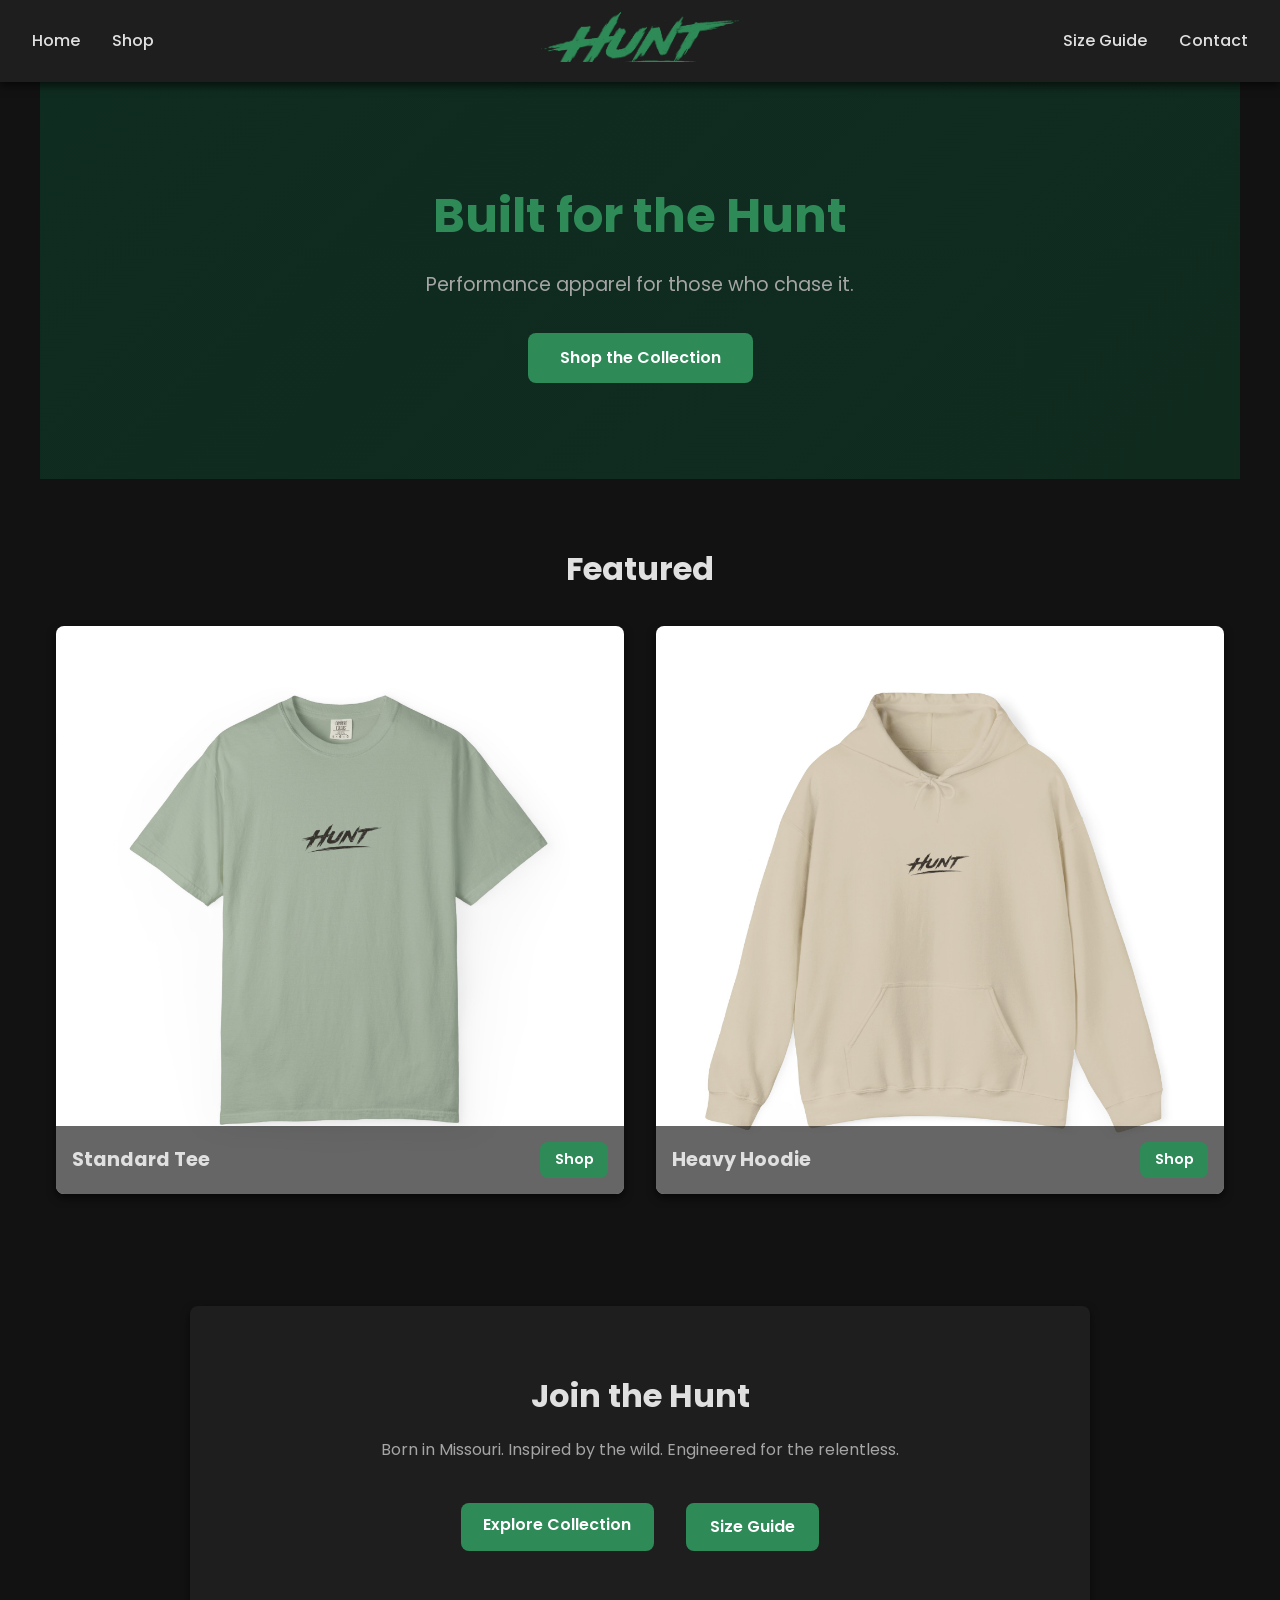
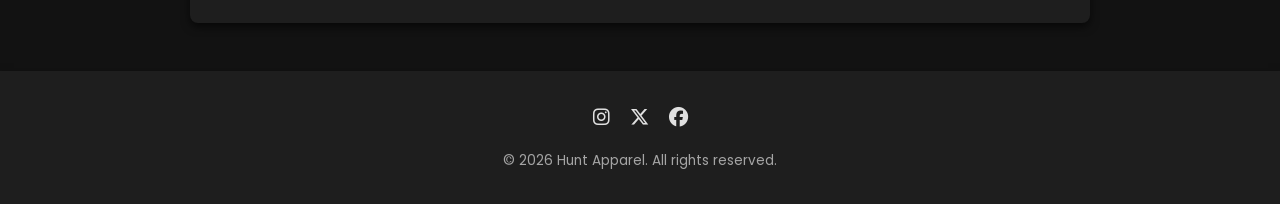
<file: index.html>
<!DOCTYPE html>
<html lang="en">
<head>
  <meta charset="UTF-8">
  <meta name="viewport" content="width=device-width, initial-scale=1.0">
  <meta http-equiv="X-UA-Compatible" content="IE=edge">
  <title>Hunt Apparel – Action Sports & Wrestling Merchandise</title>
  <!-- Google Fonts -->
  <link href="https://fonts.googleapis.com/css2?family=Poppins:wght@400;500;600;700;800&display=swap" rel="stylesheet">
  <!-- Font Awesome -->
  <link rel="stylesheet" href="https://cdnjs.cloudflare.com/ajax/libs/font-awesome/6.5.0/css/all.min.css" integrity="sha512-3DGvgnk8prqZRXZF6pAPGYzK+1sO4/e5wkkx8/bO7G3Q+JZiMQ9OJ07MN/GKoFO5P3FsBHmuoKUDSfaYdKTZ3A==" crossorigin="anonymous" referrerpolicy="no-referrer" />
  <!-- Stylesheet -->
  <link rel="stylesheet" href="style.css">
</head>
<body>
  <!-- Site header redesigned for balanced layout -->
  <header class="site-header">
    <!-- Left navigation links -->
    <nav class="left-nav">
      <a href="index.html">Home</a>
      <a href="shop.html">Shop</a>
    </nav>
    <!-- Centered logo -->
    <div class="logo">
      <a href="index.html"><img src="logo.png" alt="Hunt logo"></a>
    </div>
    <!-- Right navigation links and cart -->
    <nav class="right-nav">
      <a href="size-guide.html">Size Guide</a>
      <a href="contact.html">Contact</a>
      <!-- Removed cart link since orders are managed via Printify -->
    </nav>
  </header>

  <!-- Hero Section -->
  <section class="hero">
    <h1>Built for the Hunt</h1>
    <p>Performance apparel for those who chase it.</p>
    <a href="shop.html" class="btn">Shop the Collection</a>
  </section>

  <!-- Featured Products Section -->
  <section class="featured-products">
    <h2>Featured</h2>
    <div class="featured-grid">
      <div class="featured-item">
        <img src="hunt_standard_tee.jpg" alt="HUNT Standard Tee product image">
        <div class="overlay">
          <h3>Standard Tee</h3>
          <a href="https://hunt-apparel.printify.me/product/29478931" class="btn" target="_blank">Shop</a>
        </div>
      </div>
      <div class="featured-item">
        <img src="hunt_heavy_hoodie.jpg" alt="HUNT Heavy Hoodie product image">
        <div class="overlay">
          <h3>Heavy Hoodie</h3>
          <a href="https://hunt-apparel.printify.me/product/29479186" class="btn" target="_blank">Shop</a>
        </div>
      </div>
    </div>
  </section>

  <!-- Unified Call to Action Section -->
  <section class="call-to-action">
    <h2>Join the Hunt</h2>
    <p>Born in Missouri. Inspired by the wild. Engineered for the relentless.</p>
    <div class="cta-buttons">
      <a href="shop.html" class="btn">Explore Collection</a>
      <a href="size-guide.html" class="btn secondary-btn">Size Guide</a>
    </div>
  </section>

  <!-- Footer -->
  <footer class="footer">
    <div class="socials">
      <a href="#" aria-label="Follow on Instagram"><i class="fa-brands fa-instagram"></i></a>
      <a href="#" aria-label="Follow on Twitter"><i class="fa-brands fa-x-twitter"></i></a>
      <a href="#" aria-label="Follow on Facebook"><i class="fa-brands fa-facebook"></i></a>
    </div>
    <p>&copy; 2026 Hunt Apparel. All rights reserved.</p>
  </footer>

  <script src="script.js"></script>
</body>
</html>
</file>
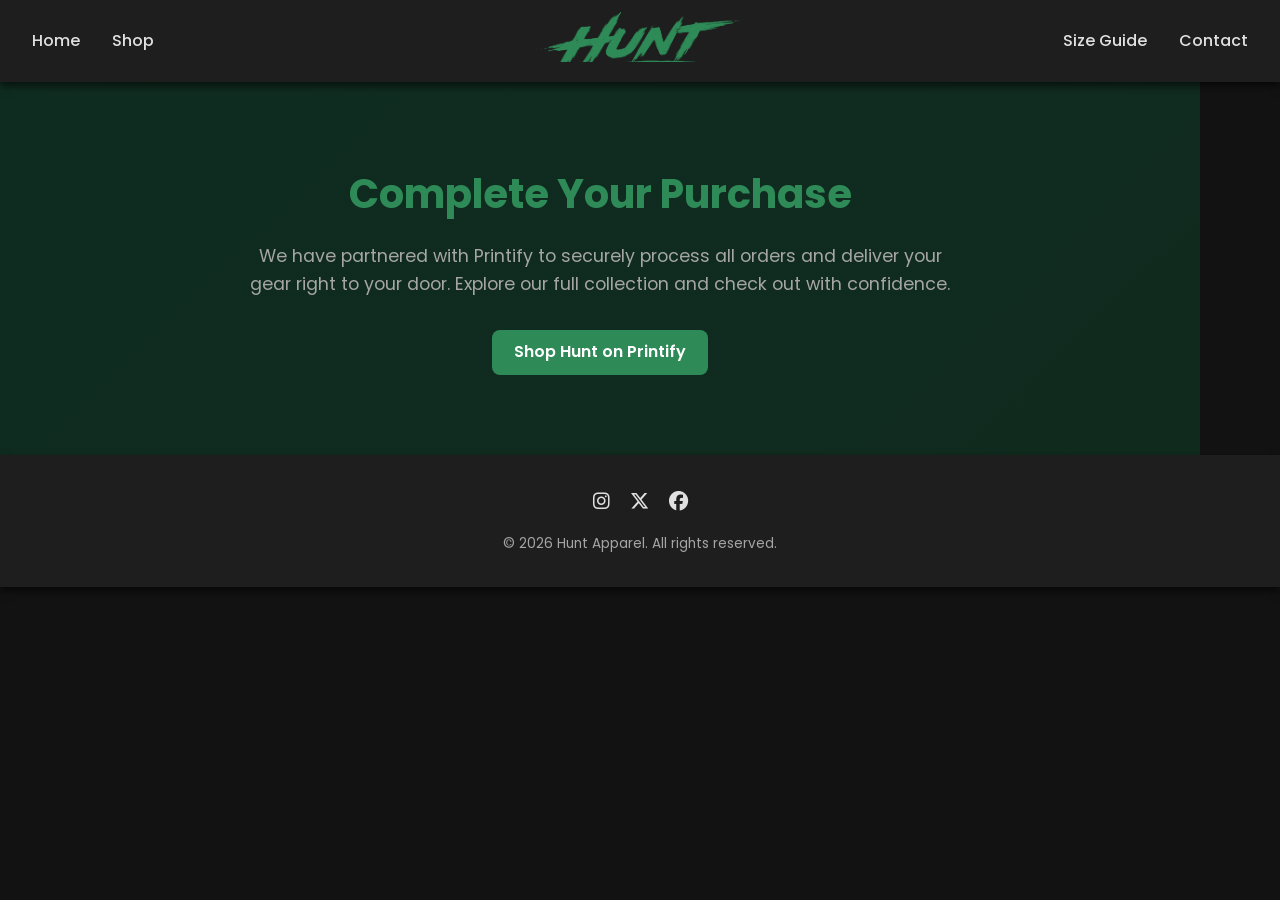
<file: cart.html>
<!DOCTYPE html>
<html lang="en">
<head>
  <meta charset="UTF-8">
  <meta name="viewport" content="width=device-width, initial-scale=1.0">
  <meta http-equiv="X-UA-Compatible" content="IE=edge">
  <title>Your Cart – Hunt Apparel</title>
  <!-- Google Fonts -->
  <link href="https://fonts.googleapis.com/css2?family=Poppins:wght@400;500;600;700&display=swap" rel="stylesheet">
  <!-- Font Awesome -->
  <link rel="stylesheet" href="https://cdnjs.cloudflare.com/ajax/libs/font-awesome/6.5.0/css/all.min.css" integrity="sha512-3DGvgnk8prqZRXZF6pAPGYzK+1sO4/e5wkkx8/bO7G3Q+JZiMQ9OJ07MN/GKoFO5P3FsBHmuoKUDSfaYdKTZ3A==" crossorigin="anonymous" referrerpolicy="no-referrer" />
  <!-- Stylesheet -->
  <link rel="stylesheet" href="style.css">
</head>
<body>
  <!-- Header -->
  <!-- Site header redesigned for balanced layout -->
  <header class="site-header">
    <nav class="left-nav">
      <a href="index.html">Home</a>
      <a href="shop.html">Shop</a>
    </nav>
    <div class="logo">
      <a href="index.html"><img src="logo.png" alt="Hunt logo"></a>
    </div>
    <nav class="right-nav">
      <a href="size-guide.html">Size Guide</a>
      <a href="contact.html">Contact</a>
      <!-- Cart link removed since orders are handled via Printify -->
    </nav>
  </header>

  <!-- Redirect hero informing visitors to complete their purchase on Printify -->
  <section class="redirect-hero">
    <h2>Complete Your Purchase</h2>
    <p>
      We have partnered with Printify to securely process all orders and deliver your gear right to your door. Explore our full collection and check out with confidence.
    </p>
    <a href="https://hunt-apparel.printify.me/" class="btn" target="_blank">Shop Hunt on Printify</a>
  </section>

  <!-- Footer -->
  <footer class="footer">
    <div class="socials">
      <a href="#" aria-label="Follow on Instagram"><i class="fa-brands fa-instagram"></i></a>
      <a href="#" aria-label="Follow on Twitter"><i class="fa-brands fa-x-twitter"></i></a>
      <a href="#" aria-label="Follow on Facebook"><i class="fa-brands fa-facebook"></i></a>
    </div>
    <p>&copy; 2026 Hunt Apparel. All rights reserved.</p>
  </footer>

  <script src="script.js"></script>
</body>
</html>
</file>
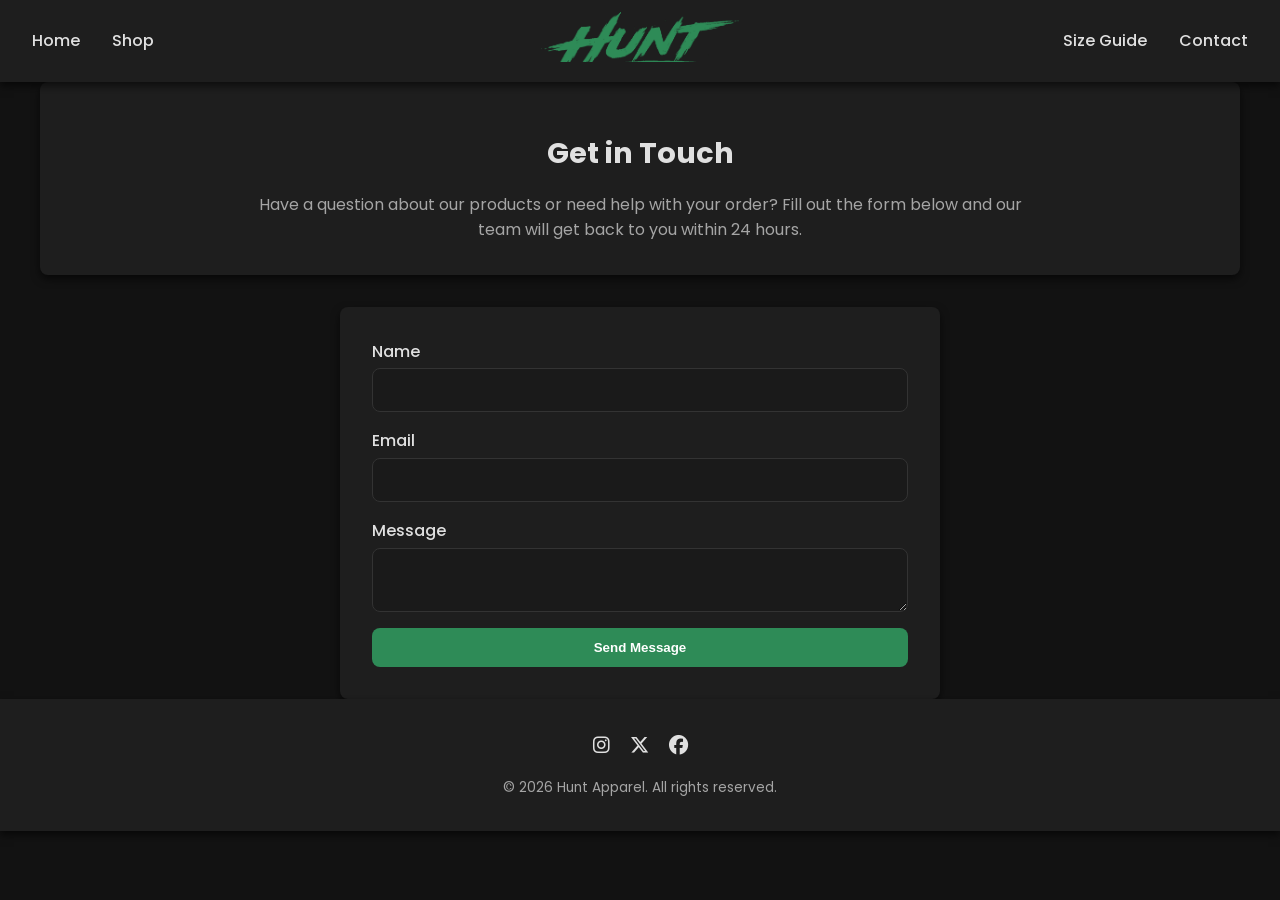
<file: contact.html>
<!DOCTYPE html>
<html lang="en">
<head>
  <meta charset="UTF-8">
  <meta name="viewport" content="width=device-width, initial-scale=1.0">
  <meta http-equiv="X-UA-Compatible" content="IE=edge">
  <title>Contact – Hunt Apparel</title>
  <link href="https://fonts.googleapis.com/css2?family=Poppins:wght@400;500;600;700&display=swap" rel="stylesheet">
  <link rel="stylesheet" href="https://cdnjs.cloudflare.com/ajax/libs/font-awesome/6.5.0/css/all.min.css" integrity="sha512-3DGvgnk8prqZRXZF6pAPGYzK+1sO4/e5wkkx8/bO7G3Q+JZiMQ9OJ07MN/GKoFO5P3FsBHmuoKUDSfaYdKTZ3A==" crossorigin="anonymous" referrerpolicy="no-referrer" />
  <link rel="stylesheet" href="style.css">
</head>
<body>
  <!-- Site header redesigned for balanced layout -->
  <header class="site-header">
    <nav class="left-nav">
      <a href="index.html">Home</a>
      <a href="shop.html">Shop</a>
    </nav>
    <div class="logo">
      <a href="index.html"><img src="logo.png" alt="Hunt logo"></a>
    </div>
    <nav class="right-nav">
      <a href="size-guide.html">Size Guide</a>
      <a href="contact.html">Contact</a>
      <!-- Cart link removed since orders are handled via Printify -->
    </nav>
  </header>

  <section class="about" style="padding-bottom:1rem;">
    <h2>Get in Touch</h2>
    <p>Have a question about our products or need help with your order? Fill out the form below and our team will get back to you within 24 hours.</p>
  </section>

  <div class="contact-container">
    <form action="mailto:your-email@example.com" method="POST" enctype="text/plain">
      <label for="name">Name</label>
      <input type="text" id="name" name="name" required>
      <label for="email">Email</label>
      <input type="email" id="email" name="email" required>
      <label for="message">Message</label>
      <textarea id="message" name="message" required></textarea>
      <button type="submit">Send Message</button>
    </form>
  </div>

  <footer class="footer">
    <div class="socials">
      <a href="#"><i class="fa-brands fa-instagram"></i></a>
      <a href="#"><i class="fa-brands fa-x-twitter"></i></a>
      <a href="#"><i class="fa-brands fa-facebook"></i></a>
    </div>
    <p>&copy; 2026 Hunt Apparel. All rights reserved.</p>
  </footer>

  <script src="script.js"></script>
</body>
</html>
</file>
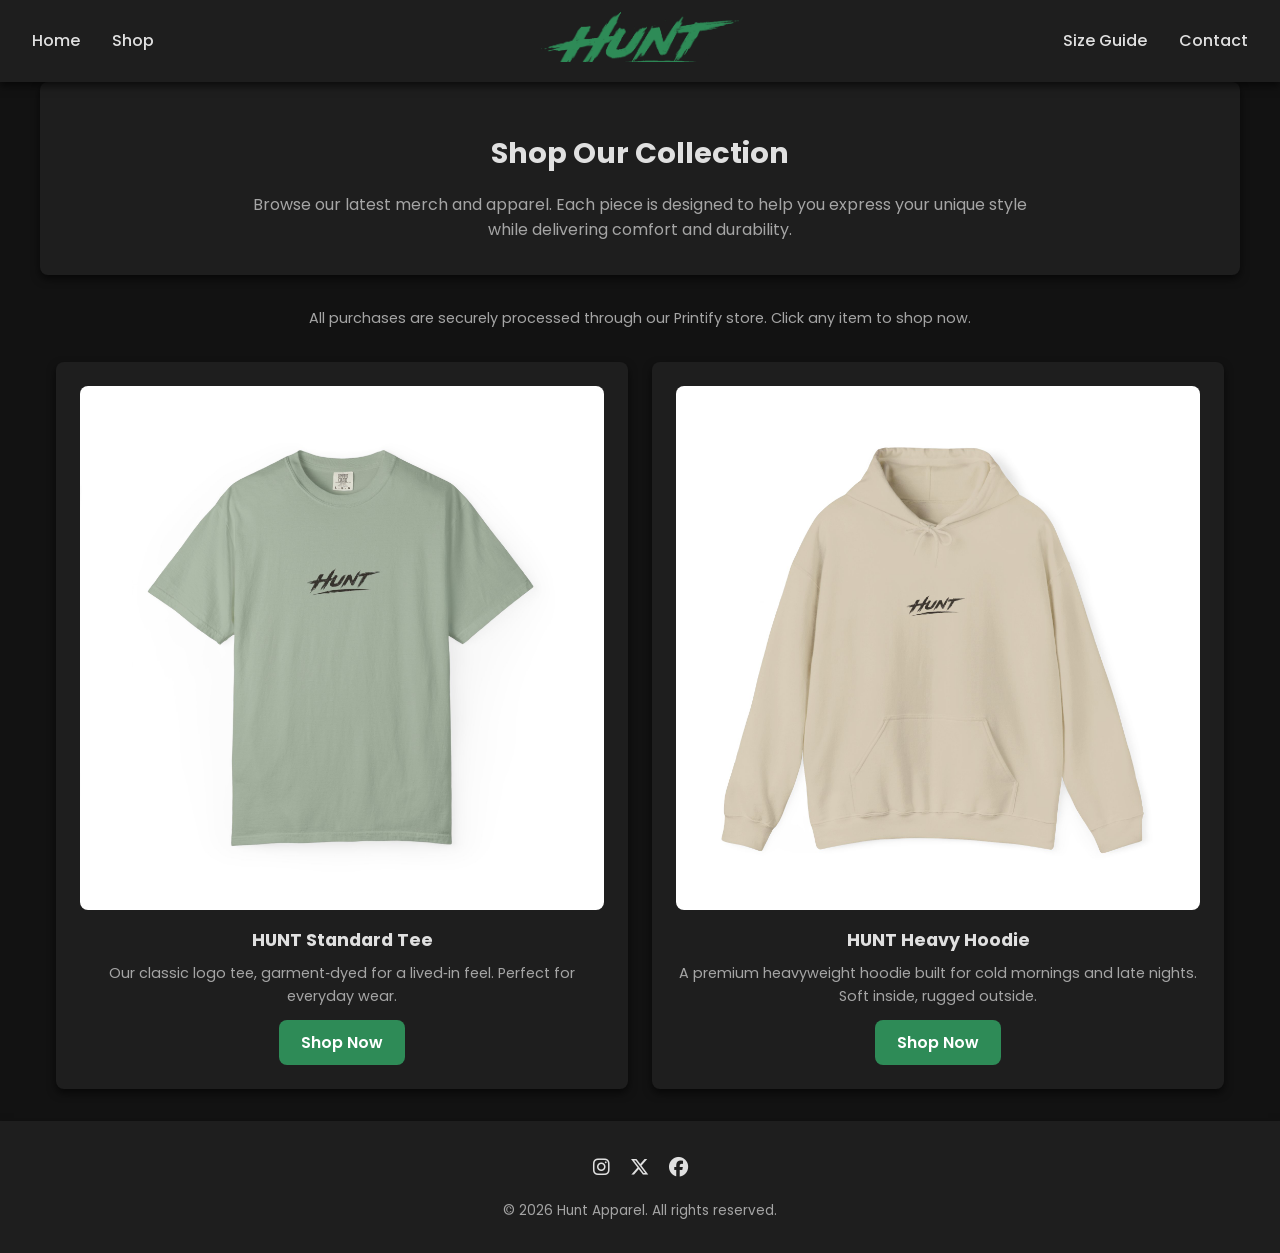
<file: shop.html>
<!DOCTYPE html>
<html lang="en">
<head>
  <meta charset="UTF-8">
  <meta name="viewport" content="width=device-width, initial-scale=1.0">
  <meta http-equiv="X-UA-Compatible" content="IE=edge">
  <title>Shop – Hunt Apparel</title>
  <link href="https://fonts.googleapis.com/css2?family=Poppins:wght@400;500;600;700;800&display=swap" rel="stylesheet">
  <link rel="stylesheet" href="https://cdnjs.cloudflare.com/ajax/libs/font-awesome/6.5.0/css/all.min.css" integrity="sha512-3DGvgnk8prqZRXZF6pAPGYzK+1sO4/e5wkkx8/bO7G3Q+JZiMQ9OJ07MN/GKoFO5P3FsBHmuoKUDSfaYdKTZ3A==" crossorigin="anonymous" referrerpolicy="no-referrer" />
  <link rel="stylesheet" href="style.css">
</head>
<body>
  <!-- Site header redesigned for balanced layout -->
  <header class="site-header">
    <nav class="left-nav">
      <a href="index.html">Home</a>
      <a href="shop.html">Shop</a>
    </nav>
    <div class="logo">
      <a href="index.html"><img src="logo.png" alt="Hunt logo"></a>
    </div>
    <nav class="right-nav">
      <a href="size-guide.html">Size Guide</a>
      <a href="contact.html">Contact</a>
      <!-- Cart link removed since orders are handled via Printify -->
    </nav>
  </header>

  <section class="about" style="padding-bottom:1rem;">
    <h2>Shop Our Collection</h2>
    <p>Browse our latest merch and apparel. Each piece is designed to help you express your unique style while delivering comfort and durability.</p>
  </section>

  <!-- Note explaining that orders are fulfilled on Printify -->
  <p style="text-align:center; margin-top:1.5rem; color: var(--text-muted); font-size:0.9rem;">
    All purchases are securely processed through our Printify store. Click any item to shop now.
  </p>


  <section class="products-grid">
    <!-- Product cards updated to match the Printify store -->
    <div class="product-card">
      <!-- Replace placeholder graphic with actual product mock‑up from Printify -->
      <img src="hunt_standard_tee.jpg" alt="HUNT Standard Tee product image">
      <h4>HUNT Standard Tee</h4>
      <p>Our classic logo tee, garment‑dyed for a lived‑in feel. Perfect for everyday wear.</p>
      <a href="https://hunt-apparel.printify.me/product/29478931" class="btn" target="_blank">Shop Now</a>
    </div>
    <div class="product-card">
      <!-- Replace placeholder graphic with actual product mock‑up from Printify -->
      <img src="hunt_heavy_hoodie.jpg" alt="HUNT Heavy Hoodie product image">
      <h4>HUNT Heavy Hoodie</h4>
      <p>A premium heavyweight hoodie built for cold mornings and late nights. Soft inside, rugged outside.</p>
      <a href="https://hunt-apparel.printify.me/product/29479186" class="btn" target="_blank">Shop Now</a>
    </div>
  </section>

  <footer class="footer">
    <div class="socials">
      <a href="#"><i class="fa-brands fa-instagram"></i></a>
      <a href="#"><i class="fa-brands fa-x-twitter"></i></a>
      <a href="#"><i class="fa-brands fa-facebook"></i></a>
    </div>
    <p>&copy; 2026 Hunt Apparel. All rights reserved.</p>
  </footer>

  <script src="script.js"></script>
</body>
</html>
</file>
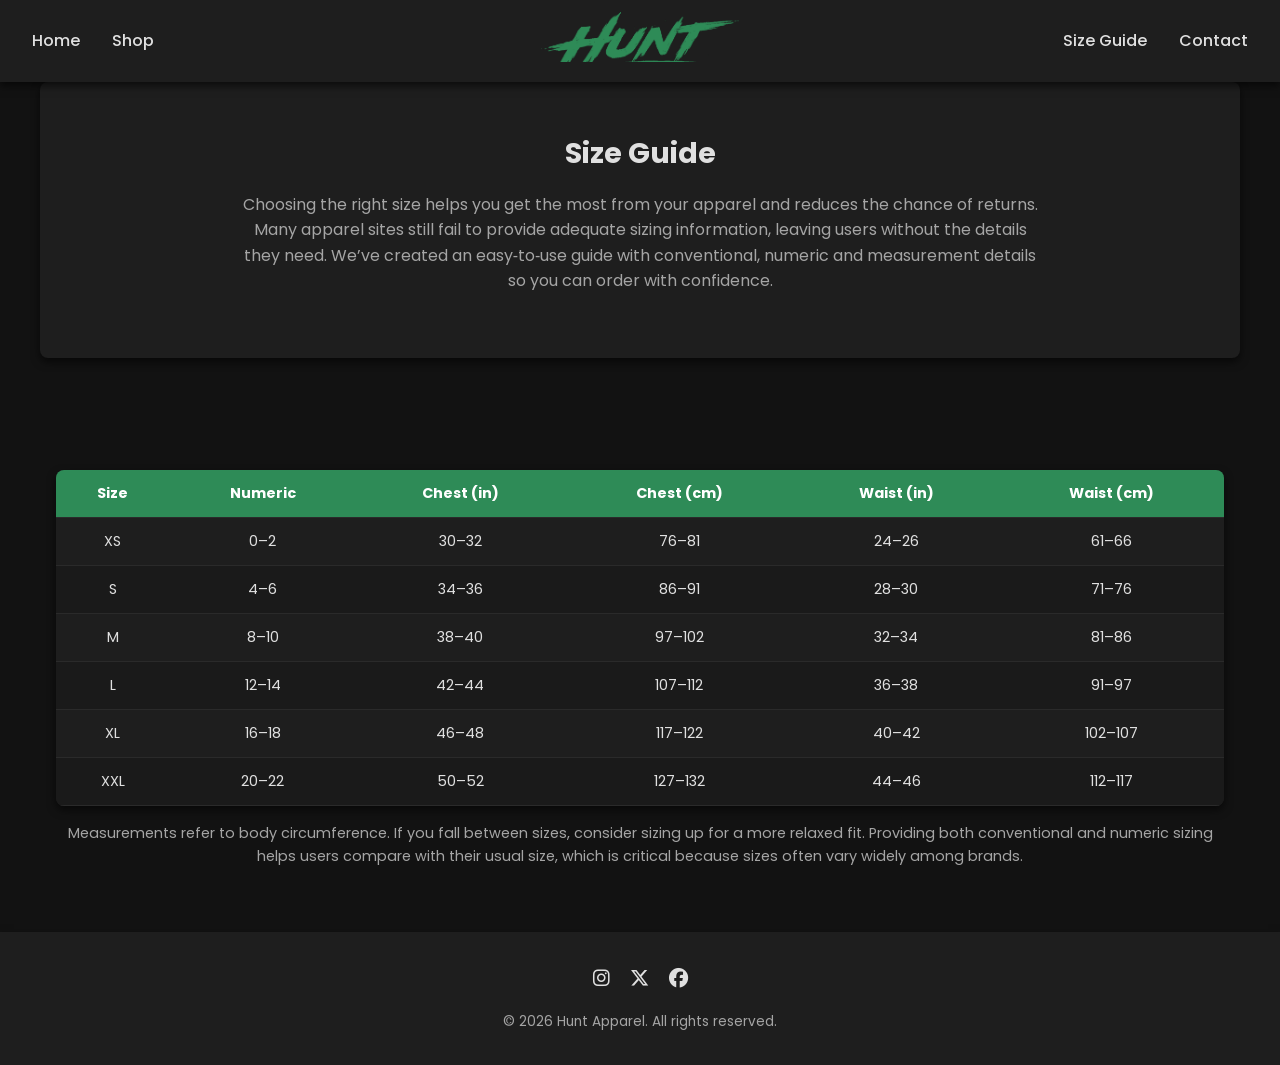
<file: size-guide.html>
<!DOCTYPE html>
<html lang="en">
<head>
  <meta charset="UTF-8">
  <meta name="viewport" content="width=device-width, initial-scale=1.0">
  <meta http-equiv="X-UA-Compatible" content="IE=edge">
  <title>Size Guide – Hunt Apparel</title>
  <link href="https://fonts.googleapis.com/css2?family=Poppins:wght@400;500;600;700&display=swap" rel="stylesheet">
  <link rel="stylesheet" href="https://cdnjs.cloudflare.com/ajax/libs/font-awesome/6.5.0/css/all.min.css" integrity="sha512-3DGvgnk8prqZRXZF6pAPGYzK+1sO4/e5wkkx8/bO7G3Q+JZiMQ9OJ07MN/GKoFO5P3FsBHmuoKUDSfaYdKTZ3A==" crossorigin="anonymous" referrerpolicy="no-referrer" />
  <link rel="stylesheet" href="style.css">
</head>
<body>
  <!-- Site header redesigned for balanced layout -->
  <header class="site-header">
    <nav class="left-nav">
      <a href="index.html">Home</a>
      <a href="shop.html">Shop</a>
    </nav>
    <div class="logo">
      <a href="index.html"><img src="logo.png" alt="Hunt logo"></a>
    </div>
    <nav class="right-nav">
      <a href="size-guide.html">Size Guide</a>
      <a href="contact.html">Contact</a>
      <!-- Cart link removed since orders are handled via Printify -->
    </nav>
  </header>

  <section class="about">
    <h2>Size Guide</h2>
    <p>Choosing the right size helps you get the most from your apparel and reduces the chance of returns. Many apparel sites still fail to provide adequate sizing information, leaving users without the details they need. We’ve created an easy‑to‑use guide with conventional, numeric and measurement details so you can order with confidence.</p>
  </section>

  <section class="size-guide">
    <table>
      <thead>
        <tr>
          <th>Size</th>
          <th>Numeric</th>
          <th>Chest (in)</th>
          <th>Chest (cm)</th>
          <th>Waist (in)</th>
          <th>Waist (cm)</th>
        </tr>
      </thead>
      <tbody>
        <tr>
          <td>XS</td>
          <td>0–2</td>
          <td>30–32</td>
          <td>76–81</td>
          <td>24–26</td>
          <td>61–66</td>
        </tr>
        <tr>
          <td>S</td>
          <td>4–6</td>
          <td>34–36</td>
          <td>86–91</td>
          <td>28–30</td>
          <td>71–76</td>
        </tr>
        <tr>
          <td>M</td>
          <td>8–10</td>
          <td>38–40</td>
          <td>97–102</td>
          <td>32–34</td>
          <td>81–86</td>
        </tr>
        <tr>
          <td>L</td>
          <td>12–14</td>
          <td>42–44</td>
          <td>107–112</td>
          <td>36–38</td>
          <td>91–97</td>
        </tr>
        <tr>
          <td>XL</td>
          <td>16–18</td>
          <td>46–48</td>
          <td>117–122</td>
          <td>40–42</td>
          <td>102–107</td>
        </tr>
        <tr>
          <td>XXL</td>
          <td>20–22</td>
          <td>50–52</td>
          <td>127–132</td>
          <td>44–46</td>
          <td>112–117</td>
        </tr>
      </tbody>
    </table>
    <p style="margin-top:1rem; font-size:0.9rem; color:var(--text-muted);">Measurements refer to body circumference. If you fall between sizes, consider sizing up for a more relaxed fit. Providing both conventional and numeric sizing helps users compare with their usual size, which is critical because sizes often vary widely among brands.</p>
  </section>

  <footer class="footer">
    <div class="socials">
      <a href="#"><i class="fa-brands fa-instagram"></i></a>
      <a href="#"><i class="fa-brands fa-x-twitter"></i></a>
      <a href="#"><i class="fa-brands fa-facebook"></i></a>
    </div>
    <p>&copy; 2026 Hunt Apparel. All rights reserved.</p>
  </footer>

  <script src="script.js"></script>
</body>
</html>
</file>
<file: style.css>
/*
  Hunt Apparel – Dark Theme
  -------------------------
  This stylesheet defines a modern, professional dark theme for the Hunt apparel
  website. The palette is built around a rich green accent contrasted against
  deep gray surfaces and off‑white typography. Inspired by dark mode best
  practices, it avoids pure black backgrounds and instead layers subtle shades
  of gray to give depth and hierarchy while reducing eye strain【492064887682641†L165-L167】【468389799684851†L241-L244】.  Text
  sizes and weights are adjusted for readability, and interactive elements
  provide clear hover states without overwhelming brightness【492064887682641†L178-L183】.

  Variables:
    --primary        The main green accent colour used for calls to action
    --primary-hover  A darker shade of the primary colour for hover states
    --bg             The page background, a very dark grey for contrast
    --card-bg        Surface colour for cards, nav bars and sections
    --text           Primary text colour (off‑white for legibility)
    --text-muted     Secondary text colour for descriptions and metadata
    --border-radius  Consistent rounding for buttons and cards
    --shadow         Stronger shadow on dark surfaces to convey elevation
    --max-width      Maximum width for content containers

  Sections:
    1. Reset & base styles
    2. Layout (header, hero, sections, footer)
    3. Components (buttons, cards, forms, tables)
    4. Utility classes
*/

/* 1. Reset & base styles */
:root {
  --primary: #2e8b57;
  --primary-hover: #276c46;
  --bg: #121212;
  --card-bg: #1e1e1e;
  --text: #e0e0e0;
  --text-muted: #a5a5a5;
  --border-radius: 8px;
  --shadow: 0 4px 8px rgba(0, 0, 0, 0.6);
  --max-width: 1200px;
}

* {
  margin: 0;
  padding: 0;
  box-sizing: border-box;
}

body {
  font-family: 'Poppins', sans-serif;
  background: var(--bg);
  color: var(--text);
  line-height: 1.6;
  -webkit-font-smoothing: antialiased;
}

a {
  color: var(--primary);
  text-decoration: none;
  transition: color 0.2s ease;
}

a:hover {
  color: var(--primary-hover);
  text-decoration: underline;
}

/*
 * Generic button styles
 *
 * Reusable class for links and buttons that should appear as primary call‑to‑action elements.
 * This class can be applied to anchor tags (<a>) or button elements. It uses
 * the accent colour and consistent padding, border radius and hover transitions.
 */
.btn {
  display: inline-block;
  background: var(--primary);
  color: #fff;
  padding: 0.6rem 1.5rem;
  border-radius: var(--border-radius);
  font-weight: 600;
  transition: background 0.2s ease;
  text-align: center;
}

.btn:hover {
  background: var(--primary-hover);
  text-decoration: none;
}

section {
  width: 100%;
  max-width: var(--max-width);
  margin: 0 auto;
  padding: 4rem 1rem;
}

/* 2. Layout */

header {
  background: var(--card-bg);
  box-shadow: var(--shadow);
  position: sticky;
  top: 0;
  width: 100%;
  z-index: 1000;
}


/*
 * Header layout using CSS grid
 * We divide the header into three columns: left navigation, center logo, right navigation.
 * This ensures the logo remains perfectly centered irrespective of the number of nav links.
 */
.site-header {
  display: grid;
  grid-template-columns: 1fr auto 1fr;
  align-items: center;
  background: var(--card-bg);
  box-shadow: var(--shadow);
  position: sticky;
  top: 0;
  width: 100%;
  z-index: 1000;
  padding: 0.75rem 2rem;
}

/* Logo styling */
.site-header .logo img {
  height: 50px;
  width: auto;
}

/* Left and right nav groups */
.left-nav,
.right-nav {
  display: flex;
  align-items: center;
  gap: 2rem;
}

.left-nav {
  justify-content: flex-start;
}

.right-nav {
  justify-content: flex-end;
}

/* Navigation links */
.left-nav a,
.right-nav a {
  font-weight: 500;
  color: var(--text);
  transition: color 0.2s ease;
  position: relative;
  white-space: nowrap;
}

.left-nav a:hover,
.right-nav a:hover {
  color: var(--primary);
  text-decoration: none;
}

/* Cart link integrates icon and counter */
/* Cart link styling with integrated text and count */
.cart-link {
  display: flex;
  align-items: center;
  font-weight: 500;
  font-size: 1rem;
  color: var(--text);
  transition: color 0.2s ease;
  gap: 0.3rem;
}

/* Ensure the shopping cart icon inherits the correct size and colour */
.cart-link i {
  font-size: 1.1rem;
  color: var(--primary);
  line-height: 1;
  margin-right: 0.3rem;
}

/* Hover effect for cart link */
.cart-link:hover {
  color: var(--primary);
}

/* Cart count sits inline but emphasised with accent colour */
.cart-link .cart-count {
  font-weight: 600;
  color: var(--primary);
}

/* Hero section */
.hero {
  display: flex;
  flex-direction: column;
  align-items: center;
  justify-content: center;
  text-align: center;
  background: linear-gradient(135deg, #0f2c20, #102a1e);
  padding: 6rem 1rem;
  margin-top: 0;
}

.hero h1 {
  font-size: 3rem;
  margin-bottom: 1rem;
  color: var(--primary);
}

.hero p {
  font-size: 1.2rem;
  max-width: 600px;
  margin-bottom: 2rem;
  color: var(--text-muted);
}

.hero .btn {
  background: var(--primary);
  color: #fff;
  padding: 0.75rem 2rem;
  border-radius: var(--border-radius);
  font-weight: 600;
  transition: background 0.2s ease;
}

.hero .btn:hover {
  background: var(--primary-hover);
}

/* Categories */
.categories {
  display: grid;
  grid-template-columns: repeat(auto-fit, minmax(220px, 1fr));
  gap: 1.5rem;
  text-align: center;
}

.category-card {
  background: var(--card-bg);
  padding: 2rem 1rem;
  border-radius: var(--border-radius);
  box-shadow: var(--shadow);
  transition: transform 0.2s ease, box-shadow 0.2s ease;
}

.category-card i {
  font-size: 2rem;
  color: var(--primary);
  margin-bottom: 1rem;
}

.category-card h3 {
  font-size: 1.2rem;
  margin-bottom: 0.5rem;
  color: var(--text);
}

.category-card p {
  font-size: 0.9rem;
  color: var(--text-muted);
}

.category-card:hover {
  transform: translateY(-6px) scale(1.02);
  box-shadow: 0 8px 16px rgba(0, 0, 0, 0.9);
}

/* About section */
.about {
  text-align: center;
  background: var(--card-bg);
  border-radius: var(--border-radius);
  padding: 3rem 2rem;
  box-shadow: var(--shadow);
  margin-bottom: 2rem;
}

.about h2 {
  font-size: 1.8rem;
  margin-bottom: 1rem;
  color: var(--text);
}

.about p {
  max-width: 800px;
  margin: 0 auto 1rem auto;
  color: var(--text-muted);
  font-size: 1rem;
}

.about .btn {
  display: inline-block;
  background: var(--primary);
  color: #fff;
  padding: 0.6rem 1.5rem;
  border-radius: var(--border-radius);
  font-weight: 600;
  transition: background 0.2s ease;
}

.about .btn:hover {
  background: var(--primary-hover);
}

/* Features section */
.features {
  padding: 4rem 1rem;
}

.features-grid {
  display: grid;
  grid-template-columns: repeat(auto-fit, minmax(250px, 1fr));
  gap: 2rem;
  margin-top: 2rem;
}

/* Featured products section */
.featured-products {
  text-align: center;
  padding: 4rem 1rem;
}

.featured-products h2 {
  font-size: 2rem;
  margin-bottom: 2rem;
  color: var(--text);
}

.featured-grid {
  display: grid;
  grid-template-columns: repeat(auto-fit, minmax(280px, 1fr));
  gap: 2rem;
}

.featured-item {
  position: relative;
  overflow: hidden;
  border-radius: var(--border-radius);
  box-shadow: var(--shadow);
}

.featured-item img {
  width: 100%;
  height: auto;
  display: block;
}

.featured-item .overlay {
  position: absolute;
  bottom: 0;
  width: 100%;
  background: rgba(0, 0, 0, 0.6);
  color: var(--text);
  padding: 1rem;
  display: flex;
  justify-content: space-between;
  align-items: center;
}

.featured-item .overlay h3 {
  font-size: 1.2rem;
  margin: 0;
}

.featured-item .overlay .btn {
  padding: 0.4rem 0.9rem;
  font-size: 0.9rem;
  border-radius: var(--border-radius);
}

/* Call to Action section on homepage */
.call-to-action {
  text-align: center;
  background: var(--card-bg);
  border-radius: var(--border-radius);
  padding: 4rem 2rem;
  box-shadow: var(--shadow);
  margin: 3rem auto;
  max-width: 900px;
}

.call-to-action h2 {
  font-size: 2rem;
  margin-bottom: 1rem;
}

.call-to-action p {
  max-width: 700px;
  margin: 0 auto 2rem;
  color: var(--text-muted);
  font-size: 1rem;
}

.cta-buttons {
  display: flex;
  gap: 1rem;
  justify-content: center;
  flex-wrap: wrap;
}

.cta-buttons .btn {
  margin: 0.5rem;
}

/* Secondary button style for less prominent actions */
.secondary-btn {
  background: var(--card-bg);
  border: 2px solid var(--primary);
  color: var(--primary);
}

.secondary-btn:hover {
  background: var(--primary);
  color: #fff;
}

.feature-item {
  background: var(--card-bg);
  padding: 2rem;
  border-radius: var(--border-radius);
  box-shadow: var(--shadow);
  text-align: center;
  transition: transform 0.2s ease, box-shadow 0.2s ease;
}

.feature-item i {
  font-size: 2rem;
  color: var(--primary);
  margin-bottom: 0.5rem;
}

.feature-item h4 {
  font-size: 1.2rem;
  margin-bottom: 0.5rem;
  color: var(--text);
}

.feature-item p {
  font-size: 0.9rem;
  color: var(--text-muted);
}

.feature-item:hover {
  transform: translateY(-6px) scale(1.02);
  box-shadow: 0 8px 16px rgba(0, 0, 0, 0.9);
}

/* Products grid */
.products-grid {
  display: grid;
  grid-template-columns: repeat(auto-fit, minmax(230px, 1fr));
  gap: 1.5rem;
  padding: 2rem 1rem;
  max-width: var(--max-width);
  margin: 0 auto;
}

.product-card {
  background: var(--card-bg);
  padding: 1.5rem;
  border-radius: var(--border-radius);
  box-shadow: var(--shadow);
  text-align: center;
  display: flex;
  flex-direction: column;
  align-items: center;
  transition: transform 0.2s ease, box-shadow 0.2s ease;
}

.product-card img {
  width: 100%;
  height: auto;
  border-radius: var(--border-radius);
  margin-bottom: 1rem;
  background: #2b2b2b;
}

.product-card h4 {
  font-size: 1.1rem;
  margin-bottom: 0.5rem;
  color: var(--text);
}

.product-card p {
  font-size: 0.9rem;
  margin-bottom: 0.75rem;
  color: var(--text-muted);
}

.product-card .price {
  font-weight: 600;
  color: var(--text);
  margin-bottom: 0.75rem;
}

.product-card button {
  background: var(--primary);
  color: #fff;
  padding: 0.5rem 1rem;
  border-radius: var(--border-radius);
  border: none;
  cursor: pointer;
  font-weight: 600;
  transition: background 0.2s ease;
}

.product-card button:hover {
  background: var(--primary-hover);
}

.product-card:hover {
  transform: translateY(-6px) scale(1.03);
  box-shadow: 0 10px 18px rgba(0, 0, 0, 0.95);
}

/* Size guide */
.size-guide table {
  width: 100%;
  border-collapse: collapse;
  margin-top: 1rem;
  background: var(--card-bg);
  box-shadow: var(--shadow);
  border-radius: var(--border-radius);
  overflow: hidden;
}

.size-guide th,
.size-guide td {
  padding: 0.75rem;
  text-align: center;
  border-bottom: 1px solid #2a2a2a;
  font-size: 0.9rem;
}

.size-guide thead {
  background: var(--primary);
  color: #fff;
}

.size-guide tbody tr:nth-child(even) {
  background: #1a1a1a;
}

.size-guide tbody tr:hover {
  background: #262626;
}

.size-guide p {
  margin-top: 1rem;
  font-size: 0.85rem;
  color: var(--text-muted);
  text-align: center;
}

/* Cart page styles */
.cart-list {
  max-width: var(--max-width);
  margin: 0 auto;
  padding: 2rem 1rem;
}

.cart-table {
  width: 100%;
  border-collapse: collapse;
  background: var(--card-bg);
  border-radius: var(--border-radius);
  box-shadow: var(--shadow);
  overflow: hidden;
}

.cart-table th,
.cart-table td {
  padding: 0.75rem;
  text-align: left;
  border-bottom: 1px solid #2a2a2a;
  font-size: 0.9rem;
}

.cart-table thead {
  background: var(--primary);
  color: #fff;
}

.cart-table tbody tr:nth-child(even) {
  background: #1a1a1a;
}

.cart-table tbody tr:hover {
  background: #262626;
}

.cart-table .remove-item {
  background: var(--primary);
  color: #fff;
  padding: 0.4rem 0.8rem;
  border-radius: var(--border-radius);
  border: none;
  cursor: pointer;
  font-size: 0.8rem;
  transition: background 0.2s ease;
}

.cart-table .remove-item:hover {
  background: var(--primary-hover);
}

.cart-total {
  font-weight: 600;
  text-align: right;
  padding: 1rem;
  color: var(--text);
}

.cart-actions {
  display: flex;
  justify-content: space-between;
  align-items: center;
  margin-top: 1rem;
}

#clear-cart {
  background: var(--primary);
  color: #fff;
  padding: 0.6rem 1.2rem;
  border: none;
  border-radius: var(--border-radius);
  font-weight: 600;
  cursor: pointer;
  transition: background 0.2s ease;
}

#clear-cart:hover {
  background: var(--primary-hover);
}

/* Contact form */
.contact-container {
  max-width: 600px;
  margin: 0 auto;
  background: var(--card-bg);
  padding: 2rem;
  border-radius: var(--border-radius);
  box-shadow: var(--shadow);
}

.contact-container form {
  display: flex;
  flex-direction: column;
}

.contact-container label {
  margin-bottom: 0.25rem;
  font-weight: 500;
  color: var(--text);
}

.contact-container input,
.contact-container textarea {
  padding: 0.75rem;
  margin-bottom: 1rem;
  border: 1px solid #333333;
  border-radius: var(--border-radius);
  font-size: 1rem;
  background: #1a1a1a;
  color: var(--text);
  transition: border-color 0.2s ease, background 0.2s ease;
}

.contact-container input:focus,
.contact-container textarea:focus {
  outline: none;
  border-color: var(--primary);
  background: #222222;
}

.contact-container button {
  background: var(--primary);
  color: #fff;
  padding: 0.75rem 1.5rem;
  border: none;
  border-radius: var(--border-radius);
  font-weight: 600;
  cursor: pointer;
  transition: background 0.2s ease;
}

.contact-container button:hover {
  background: var(--primary-hover);
}

/* Footer */
.footer {
  background: var(--card-bg);
  padding: 2rem 1rem;
  text-align: center;
  box-shadow: var(--shadow);
}

.footer .socials {
  margin-bottom: 1rem;
}

.footer .socials a {
  margin: 0 0.5rem;
  font-size: 1.2rem;
  color: var(--text);
  transition: color 0.2s ease;
}

.footer .socials a:hover {
  color: var(--primary);
}

.footer p {
  font-size: 0.85rem;
  color: var(--text-muted);
}

/* Redirect hero for cart / checkout page */
/*
 * The redirect hero section is used on the cart page to inform visitors that
 * orders are processed via Printify. It mirrors the hero styling but with
 * slightly smaller typography and centred content. The gradient background
 * echoes the primary colours of the site while providing clear separation
 * from the rest of the page.
 */
.redirect-hero {
  display: flex;
  flex-direction: column;
  align-items: center;
  justify-content: center;
  text-align: center;
  background: linear-gradient(135deg, #0f2c20, #102a1e);
  padding: 5rem 1rem;
  margin: 0;
}

.redirect-hero h2 {
  font-size: 2.5rem;
  margin-bottom: 1rem;
  color: var(--primary);
}

.redirect-hero p {
  font-size: 1.1rem;
  max-width: 700px;
  margin-bottom: 2rem;
  color: var(--text-muted);
}

/* Utility classes */
.btn {
  background: var(--primary);
  color: #fff;
  padding: 0.6rem 1.4rem;
  border-radius: var(--border-radius);
  font-weight: 600;
  transition: background 0.2s ease;
  display: inline-block;
}

.btn:hover {
  background: var(--primary-hover);
}

/* Responsive adjustments */
@media (max-width: 600px) {
  header nav a {
    margin-right: 1rem;
    font-size: 0.9rem;
  }

  .hero h1 {
    font-size: 2rem;
  }

  .hero p {
    font-size: 1rem;
  }

  .about {
    padding: 2rem 1rem;
  }

  .feature-item,
  .category-card {
    padding: 1.5rem;
  }

  .product-card {
    padding: 1rem;
  }
}
</file>
